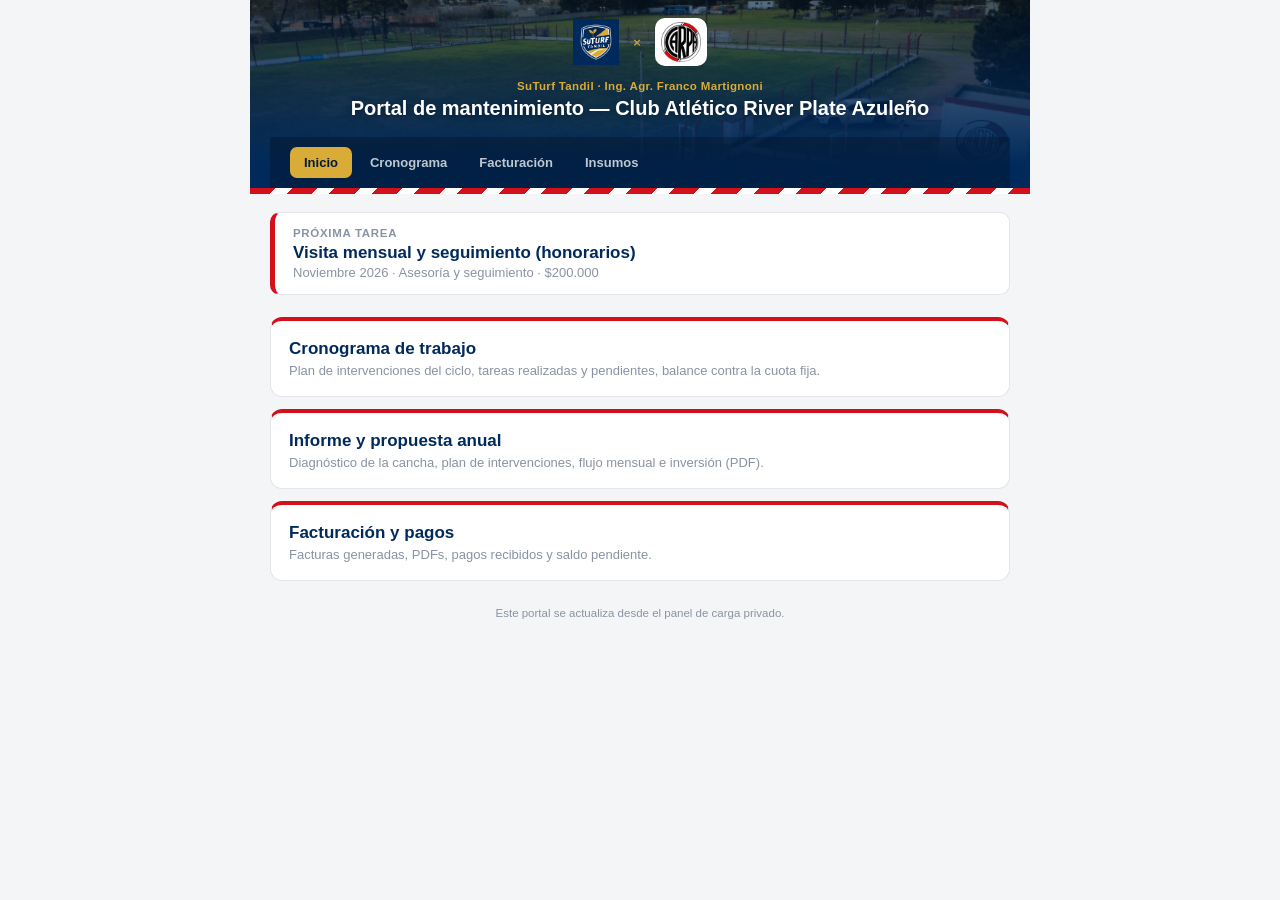
<file: index.html>
<!DOCTYPE html>
<html lang="es">
<head>
<meta charset="UTF-8">
<meta name="viewport" content="width=device-width, initial-scale=1.0">
<title>Portal SuTurf — Club Atlético River Plate Azuleño</title>
<link rel="stylesheet" href="css/style.css">
</head>
<body>
<div class="wrap">
  <header class="site hero-bg">
    <div class="brand-row">
      <img src="assets/logo-suturf.png" alt="SuTurf Tandil">
      <span class="x">×</span>
      <div class="logo-chip"><img src="assets/logo-carp.png" alt="Club Atlético River Plate Azuleño"></div>
    </div>
    <div class="header-titles">
      <div class="eyebrow">SuTurf Tandil · Ing. Agr. Franco Martignoni</div>
      <h1>Portal de mantenimiento — Club Atlético River Plate Azuleño</h1>
    </div>
    <nav class="site">
      <a href="index.html" class="active">Inicio</a>
      <a href="cronograma.html">Cronograma</a>
      <a href="facturas.html">Facturación</a>
      <a href="insumos.html">Insumos</a>
    </nav>
  </header>
  <div class="carp-stripe"></div>
  <div id="debt-banner"></div>
  <div id="next-banner"></div>
  <div class="home-cards">
    <a class="home-card" href="cronograma.html">
      <h2>Cronograma de trabajo</h2>
      <p>Plan de intervenciones del ciclo, tareas realizadas y pendientes, balance contra la cuota fija.</p>
    </a>
    <a class="home-card" href="docs/Informe_y_Propuesta_CARP_Azuleno.pdf" target="_blank" rel="noopener">
      <h2>Informe y propuesta anual</h2>
      <p>Diagnóstico de la cancha, plan de intervenciones, flujo mensual e inversión (PDF).</p>
    </a>
    <a class="home-card" href="facturas.html">
      <h2>Facturación y pagos</h2>
      <p>Facturas generadas, PDFs, pagos recibidos y saldo pendiente.</p>
    </a>
  </div>
  <div class="footer-note">Este portal se actualiza desde el panel de carga privado.</div>
</div>
<script src="js/app.js"></script>
<script>
(async function () {
  try {
    const plan = await cargarJSON("data/plan.json");
    const facturas = await cargarJSON("data/facturas.json");

    const totalFacturado = facturas.reduce((s, f) => s + Number(f.monto || 0), 0);
    const totalCobrado = facturas.reduce((s, f) => s + Number(f.montoPagado || 0), 0);
    const saldo = totalFacturado - totalCobrado;
    const pendientes = facturas.filter(f => f.estado !== "pagada").length;

    if (saldo > 0) {
      document.getElementById("debt-banner").innerHTML = `
        <div class="next-banner" style="border-left-color:var(--rojo-alerta); background:var(--rojo-alerta-bg);">
          <div class="label" style="color:var(--rojo-alerta);">⚠ Pagos pendientes</div>
          <div class="tarea" style="color:var(--rojo-alerta);">${fmt(saldo)} adeudado</div>
          <div class="meta">${pendientes} factura${pendientes === 1 ? "" : "s"} sin cobrar — ver detalle en Facturación</div>
        </div>`;
    }

    const proxima = (plan.tareas || []).find(t => t.estado !== "realizado");
    if (proxima) {
      document.getElementById("next-banner").innerHTML = `
        <div class="next-banner">
          <div class="label">Próxima tarea</div>
          <div class="tarea">${proxima.tarea}</div>
          <div class="meta">${proxima.mes} ${proxima.anio} · ${proxima.zona} · ${fmt(proxima.valor)}</div>
        </div>`;
    }
  } catch (e) {
    console.error(e);
  }
})();
</script>
</body>
</html>
</file>
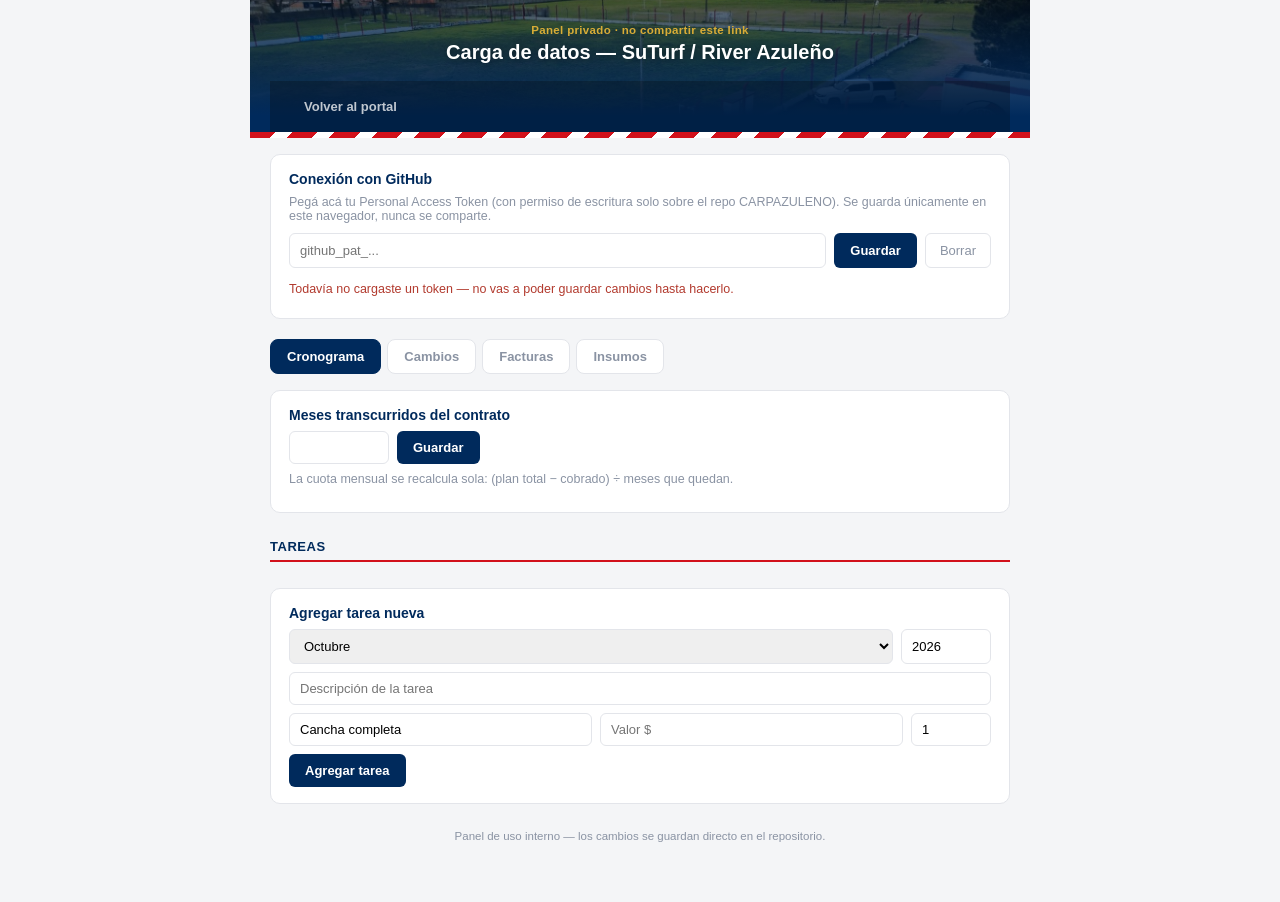
<file: admin.html>
<!DOCTYPE html>
<html lang="es">
<head>
<meta charset="UTF-8">
<meta name="viewport" content="width=device-width, initial-scale=1.0">
<title>Panel de carga — Portal SuTurf</title>
<link rel="stylesheet" href="css/style.css">
</head>
<body>
<div class="wrap">
  <header class="site hero-bg">
    <div class="header-titles" style="padding-top:6px;">
      <div class="eyebrow">Panel privado · no compartir este link</div>
      <h1>Carga de datos — SuTurf / River Azuleño</h1>
    </div>
    <nav class="site">
      <a href="index.html">Volver al portal</a>
    </nav>
  </header>
  <div class="carp-stripe"></div>

  <div class="admin-card" id="token-card">
    <h2>Conexión con GitHub</h2>
    <p class="admin-hint">Pegá acá tu Personal Access Token (con permiso de escritura solo sobre el repo CARPAZULENO). Se guarda únicamente en este navegador, nunca se comparte.</p>
    <div class="admin-row">
      <input type="password" id="token-input" placeholder="github_pat_..." autocomplete="off">
      <button class="btn-primary" id="save-token">Guardar</button>
      <button class="btn-ghost" id="clear-token">Borrar</button>
    </div>
    <div id="token-status" class="admin-status"></div>
  </div>

  <div class="admin-tabs">
    <button class="admin-tab active" data-tab="cronograma">Cronograma</button>
    <button class="admin-tab" data-tab="cambios">Cambios</button>
    <button class="admin-tab" data-tab="facturas">Facturas</button>
    <button class="admin-tab" data-tab="insumos">Insumos</button>
  </div>

  <div id="tab-cronograma" class="admin-panel">
    <div class="admin-card">
      <h2>Meses transcurridos del contrato</h2>
      <div class="admin-row">
        <input type="number" id="meses-input" min="1" max="12" style="max-width:100px">
        <button class="btn-primary" id="guardar-meses">Guardar</button>
      </div>
      <p class="admin-hint" style="margin-top:8px;">La cuota mensual se recalcula sola: (plan total − cobrado) ÷ meses que quedan.</p>
    </div>

    <div class="section-title">Tareas</div>
    <div id="tareas-list" class="admin-list"></div>

    <div class="admin-card">
      <h2>Agregar tarea nueva</h2>
      <div class="admin-row">
        <select id="t-mes">
          <option>Octubre</option><option>Noviembre</option><option>Diciembre</option><option>Enero</option><option>Febrero</option><option>Marzo</option><option>Marzo/Abril</option><option>Abril</option><option>Mayo</option><option>Junio</option><option>Julio</option><option>Agosto</option><option>Septiembre</option>
        </select>
        <input type="number" id="t-anio" placeholder="Año" value="2026" style="max-width:90px">
      </div>
      <input id="t-tarea" placeholder="Descripción de la tarea">
      <div class="admin-row">
        <input id="t-zona" placeholder="Zona" value="Cancha completa">
        <input type="number" id="t-valor" placeholder="Valor $">
        <input type="number" id="t-interv" placeholder="Interv." value="1" style="max-width:80px">
      </div>
      <button class="btn-primary" id="add-tarea">Agregar tarea</button>
    </div>
  </div>

  <div id="tab-cambios" class="admin-panel" style="display:none">
    <div class="section-title">Cambios registrados</div>
    <div id="cambios-list" class="admin-list"></div>

    <div class="admin-card">
      <h2>Agregar cambio nuevo</h2>
      <div class="admin-row">
        <input type="month" id="c-fecha">
        <select id="c-tipo">
          <option value="adelanto">Adelanto</option>
          <option value="agregado">Tarea agregada</option>
          <option value="modificacion">Modificación</option>
        </select>
      </div>
      <input id="c-titulo" placeholder="Título corto (ej: Arenada adelantada a septiembre)">
      <textarea id="c-detalle" placeholder="Explicación para el presidente: qué cambió y por qué" rows="3" style="width:100%;border:1px solid var(--line);border-radius:6px;padding:8px 10px;font-size:13px;font-family:inherit;margin-bottom:8px;"></textarea>
      <input type="number" id="c-impacto" placeholder="Impacto en $ (opcional)">
      <button class="btn-primary" id="add-cambio">Agregar cambio</button>
    </div>
  </div>

  <div id="tab-facturas" class="admin-panel" style="display:none">
    <div class="section-title">Facturas cargadas</div>
    <div id="facturas-list" class="admin-list"></div>

    <div class="admin-card">
      <h2>Agregar factura nueva</h2>
      <div class="admin-row">
        <input id="f-numero" placeholder="N° factura">
        <input type="date" id="f-fecha">
      </div>
      <input id="f-concepto" placeholder="Concepto (ej: Cuota septiembre 2026)">
      <div class="admin-row">
        <input type="number" id="f-monto" placeholder="Monto $">
      </div>
      <input id="f-pdf" placeholder="Link de Drive al PDF (opcional, se puede sumar después)">
      <button class="btn-primary" id="add-factura">Agregar factura</button>
    </div>
  </div>

  <div id="tab-insumos" class="admin-panel" style="display:none">
    <div class="section-title">Insumos cargados</div>
    <div id="insumos-list" class="admin-list"></div>

    <div class="admin-card">
      <h2>Agregar insumo nuevo</h2>
      <div class="admin-row">
        <input type="date" id="i-fecha">
        <input type="number" id="i-valor" placeholder="Valor $">
      </div>
      <input id="i-producto" placeholder="Producto (ej: Fertilizante NPK)">
      <div class="admin-row">
        <input id="i-cantidad" placeholder="Cantidad (ej: 2 bolsas 25kg)">
        <input id="i-tarea" placeholder="Tarea relacionada (opcional)">
      </div>
      <input id="i-notas" placeholder="Notas (opcional)">
      <button class="btn-primary" id="add-insumo">Agregar insumo</button>
    </div>
  </div>

  <div class="footer-note">Panel de uso interno — los cambios se guardan directo en el repositorio.</div>
</div>

<script src="js/app.js"></script>
<script>
const OWNER = "Francomarti";
const REPO = "CARPAZULENO";
const BRANCH = "main";

function getToken() { return localStorage.getItem("gye_admin_token") || ""; }

function b64EncodeUnicode(str) {
  return btoa(encodeURIComponent(str).replace(/%([0-9A-F]{2})/g, (m, p1) => String.fromCharCode("0x" + p1)));
}
function b64DecodeUnicode(str) {
  return decodeURIComponent(atob(str).split("").map(c => "%" + ("00" + c.charCodeAt(0).toString(16)).slice(-2)).join(""));
}

async function ghGetFile(path) {
  const res = await fetch(`https://api.github.com/repos/${OWNER}/${REPO}/contents/${path}?ref=${BRANCH}`, {
    headers: { Authorization: `token ${getToken()}` }
  });
  if (!res.ok) throw new Error(`No se pudo leer ${path} (HTTP ${res.status})`);
  const data = await res.json();
  return { sha: data.sha, json: JSON.parse(b64DecodeUnicode(data.content)) };
}

async function ghPutFile(path, obj, sha, message) {
  const content = b64EncodeUnicode(JSON.stringify(obj, null, 2));
  const res = await fetch(`https://api.github.com/repos/${OWNER}/${REPO}/contents/${path}`, {
    method: "PUT",
    headers: { Authorization: `token ${getToken()}`, "Content-Type": "application/json" },
    body: JSON.stringify({ message, content, sha, branch: BRANCH })
  });
  if (!res.ok) {
    const err = await res.json().catch(() => ({}));
    throw new Error(err.message || `Error al guardar ${path} (HTTP ${res.status})`);
  }
  return res.json();
}

// ---------- Token UI ----------
const tokenInput = document.getElementById("token-input");
const tokenStatus = document.getElementById("token-status");

function refreshTokenStatus() {
  if (getToken()) {
    tokenStatus.textContent = "Token guardado en este navegador ✓";
    tokenStatus.className = "admin-status ok";
    tokenInput.value = "••••••••••••";
    cargarTodo();
  } else {
    tokenStatus.textContent = "Todavía no cargaste un token — no vas a poder guardar cambios hasta hacerlo.";
    tokenStatus.className = "admin-status warn";
  }
}

document.getElementById("save-token").onclick = () => {
  const v = tokenInput.value.trim();
  if (v && !v.startsWith("•")) {
    localStorage.setItem("gye_admin_token", v);
    refreshTokenStatus();
  }
};
document.getElementById("clear-token").onclick = () => {
  localStorage.removeItem("gye_admin_token");
  tokenInput.value = "";
  refreshTokenStatus();
};

// ---------- Tabs ----------
document.querySelectorAll(".admin-tab").forEach(btn => {
  btn.onclick = () => {
    document.querySelectorAll(".admin-tab").forEach(b => b.classList.remove("active"));
    btn.classList.add("active");
    document.querySelectorAll(".admin-panel").forEach(p => p.style.display = "none");
    document.getElementById("tab-" + btn.dataset.tab).style.display = "block";
  };
});

// ---------- Cronograma ----------
let planCache = null;
const MES_ORDEN = { "Junio":1, "Julio":2, "Agosto":3, "Septiembre":4, "Octubre":5, "Noviembre":6, "Diciembre":7, "Enero":8, "Febrero":9, "Marzo":10, "Marzo/Abril":10.5, "Abril":11, "Mayo":12 };

async function cargarPlan() {
  const list = document.getElementById("tareas-list");
  list.innerHTML = "Cargando...";
  try {
    const { sha, json } = await ghGetFile("data/plan.json");
    planCache = { sha, json };
    document.getElementById("meses-input").value = json.meta.mesesTranscurridos;
    renderTareas();
    renderCambios();
  } catch (e) {
    list.innerHTML = `<div class="admin-error">${e.message}</div>`;
  }
}

function renderTareas() {
  const list = document.getElementById("tareas-list");
  const ordenadas = planCache.json.tareas.slice().sort((a, b) => {
    if (a.anio !== b.anio) return a.anio - b.anio;
    return (MES_ORDEN[a.mes] || 99) - (MES_ORDEN[b.mes] || 99);
  });
  list.innerHTML = ordenadas.map(t => `
    <div class="admin-item">
      <button class="check ${t.estado === "realizado" ? "done" : ""}" data-id="${t.id}">${t.estado === "realizado" ? "✓" : ""}</button>
      <div class="admin-item-body">
        <div class="admin-item-title">${t.tarea}</div>
        <div class="admin-item-meta">${t.mes} ${t.anio} · ${fmt(t.valor)}</div>
      </div>
      <button class="btn-ghost btn-del" data-del="${t.id}">Eliminar</button>
    </div>`).join("");

  list.querySelectorAll(".check").forEach(btn => {
    btn.onclick = async () => {
      const id = Number(btn.dataset.id);
      const t = planCache.json.tareas.find(x => x.id === id);
      t.estado = t.estado === "realizado" ? "planificado" : "realizado";
      await guardarPlan("Actualiza estado de tarea");
    };
  });
  list.querySelectorAll("[data-del]").forEach(btn => {
    btn.onclick = async () => {
      if (!confirm("¿Eliminar esta tarea del cronograma?")) return;
      const id = Number(btn.dataset.del);
      planCache.json.tareas = planCache.json.tareas.filter(x => x.id !== id);
      await guardarPlan("Elimina tarea");
    };
  });
}

function recalcularCuota() {
  const total = planCache.json.tareas.reduce((s, t) => s + Number(t.valor || 0), 0);
  const cobrado = (facturasCache && facturasCache.json)
    ? facturasCache.json.reduce((s, f) => s + Number(f.montoPagado || 0), 0)
    : 0;
  const mesesTranscurridos = planCache.json.meta.mesesTranscurridos || 0;
  const mesesRestantes = Math.max(1, 12 - mesesTranscurridos);
  const saldo = total - cobrado;
  planCache.json.meta.cuotaFija = Math.round(saldo / mesesRestantes);
}

async function guardarPlan(message) {
  try {
    recalcularCuota();
    const result = await ghPutFile("data/plan.json", planCache.json, planCache.sha, message);
    planCache.sha = result.content.sha;
    document.getElementById("meses-input").value = planCache.json.meta.mesesTranscurridos;
    renderTareas();
  } catch (e) {
    alert("Error al guardar: " + e.message);
  }
}

document.getElementById("guardar-meses").onclick = async () => {
  if (!planCache) return;
  planCache.json.meta.mesesTranscurridos = Number(document.getElementById("meses-input").value) || 1;
  await guardarPlan("Actualiza meses transcurridos");
};

document.getElementById("add-tarea").onclick = async () => {
  if (!planCache) return;
  const tarea = document.getElementById("t-tarea").value.trim();
  if (!tarea) { alert("Escribí una descripción de la tarea"); return; }
  const nextId = Math.max(0, ...planCache.json.tareas.map(t => t.id)) + 1;
  planCache.json.tareas.push({
    id: nextId,
    mes: document.getElementById("t-mes").value,
    anio: Number(document.getElementById("t-anio").value) || 2026,
    tarea,
    zona: document.getElementById("t-zona").value.trim() || "Cancha completa",
    valor: Number(document.getElementById("t-valor").value) || 0,
    intervenciones: Number(document.getElementById("t-interv").value) || 1,
    estado: "planificado",
    notas: ""
  });
  await guardarPlan("Agrega tarea nueva");
  document.getElementById("t-tarea").value = "";
  document.getElementById("t-valor").value = "";
};

// ---------- Cambios ----------
function renderCambios() {
  const list = document.getElementById("cambios-list");
  const cambios = planCache.json.cambios || [];
  if (cambios.length === 0) {
    list.innerHTML = `<div class="admin-hint">Todavía no hay cambios registrados.</div>`;
    return;
  }
  list.innerHTML = cambios.map(c => `
    <div class="admin-item">
      <div class="admin-item-body">
        <div class="admin-item-title">${c.titulo}</div>
        <div class="admin-item-meta">${c.fecha} · ${c.tipo}${c.impacto ? " · " + fmt(c.impacto) : ""}</div>
      </div>
      <button class="btn-ghost btn-del" data-delc="${c.id}">Eliminar</button>
    </div>`).join("");

  list.querySelectorAll("[data-delc]").forEach(btn => {
    btn.onclick = async () => {
      if (!confirm("¿Eliminar este cambio del registro?")) return;
      const id = Number(btn.dataset.delc);
      planCache.json.cambios = (planCache.json.cambios || []).filter(x => x.id !== id);
      await guardarPlan("Elimina cambio del registro");
      renderCambios();
    };
  });
}

document.getElementById("add-cambio").onclick = async () => {
  if (!planCache) return;
  const titulo = document.getElementById("c-titulo").value.trim();
  const detalle = document.getElementById("c-detalle").value.trim();
  if (!titulo || !detalle) { alert("Completá al menos el título y la explicación"); return; }
  if (!planCache.json.cambios) planCache.json.cambios = [];
  const nextId = Math.max(0, ...planCache.json.cambios.map(c => c.id)) + 1;
  planCache.json.cambios.push({
    id: nextId,
    fecha: document.getElementById("c-fecha").value || new Date().toISOString().slice(0, 7),
    titulo,
    detalle,
    impacto: Number(document.getElementById("c-impacto").value) || 0,
    tipo: document.getElementById("c-tipo").value
  });
  await guardarPlan("Agrega cambio al registro");
  renderCambios();
  document.getElementById("c-titulo").value = "";
  document.getElementById("c-detalle").value = "";
  document.getElementById("c-impacto").value = "";
};

// ---------- Facturas ----------
let facturasCache = null;

async function cargarFacturas() {
  const list = document.getElementById("facturas-list");
  list.innerHTML = "Cargando...";
  try {
    const { sha, json } = await ghGetFile("data/facturas.json");
    facturasCache = { sha, json };
    renderFacturas();
  } catch (e) {
    list.innerHTML = `<div class="admin-error">${e.message}</div>`;
  }
}

function renderFacturas() {
  const list = document.getElementById("facturas-list");
  list.innerHTML = facturasCache.json.map(f => `
    <div class="admin-card">
      <div class="admin-item-title">#${f.numero} · ${f.concepto} · ${fmt(f.monto)}</div>
      <div class="admin-row">
        <select data-field="estado" data-id="${f.id}">
          <option value="pendiente" ${f.estado === "pendiente" ? "selected" : ""}>Pendiente</option>
          <option value="parcial" ${f.estado === "parcial" ? "selected" : ""}>Pago parcial</option>
          <option value="pagada" ${f.estado === "pagada" ? "selected" : ""}>Pagada</option>
        </select>
        <input type="number" data-field="montoPagado" data-id="${f.id}" value="${f.montoPagado || 0}" placeholder="Monto pagado">
      </div>
      <div class="admin-row">
        <input type="date" data-field="fechaPago" data-id="${f.id}" value="${f.fechaPago || ""}">
        <input data-field="medioPago" data-id="${f.id}" value="${f.medioPago || ""}" placeholder="Medio de pago">
      </div>
      <input data-field="pdf" data-id="${f.id}" value="${f.pdf || ""}" placeholder="Link de Drive al PDF">
      <div class="admin-row">
        <button class="btn-primary" data-save="${f.id}">Guardar cambios</button>
        <button class="btn-ghost" data-del="${f.id}">Eliminar factura</button>
      </div>
    </div>`).join("");

  list.querySelectorAll("[data-save]").forEach(btn => {
    btn.onclick = async () => {
      const id = Number(btn.dataset.save);
      const f = facturasCache.json.find(x => x.id === id);
      list.querySelectorAll(`[data-id="${id}"]`).forEach(input => {
        const field = input.dataset.field;
        f[field] = field === "montoPagado" ? (Number(input.value) || 0) : (input.value || null);
      });
      await guardarFacturas("Actualiza factura #" + f.numero);
    };
  });
  list.querySelectorAll("[data-del]").forEach(btn => {
    btn.onclick = async () => {
      if (!confirm("¿Eliminar esta factura?")) return;
      const id = Number(btn.dataset.del);
      facturasCache.json = facturasCache.json.filter(x => x.id !== id);
      await guardarFacturas("Elimina factura");
    };
  });
}

async function guardarFacturas(message) {
  try {
    const result = await ghPutFile("data/facturas.json", facturasCache.json, facturasCache.sha, message);
    facturasCache.sha = result.content.sha;
    renderFacturas();
    if (planCache) await guardarPlan("Recalcula cuota tras actualizar facturas");
  } catch (e) {
    alert("Error al guardar: " + e.message);
  }
}

document.getElementById("add-factura").onclick = async () => {
  if (!facturasCache) return;
  const numero = document.getElementById("f-numero").value.trim();
  const concepto = document.getElementById("f-concepto").value.trim();
  if (!numero || !concepto) { alert("Completá al menos número y concepto"); return; }
  const nextId = Math.max(0, ...facturasCache.json.map(f => f.id)) + 1;
  facturasCache.json.push({
    id: nextId,
    numero,
    fecha: document.getElementById("f-fecha").value || new Date().toISOString().slice(0, 10),
    concepto,
    monto: Number(document.getElementById("f-monto").value) || 0,
    estado: "pendiente",
    montoPagado: 0,
    fechaPago: null,
    medioPago: null,
    pdf: document.getElementById("f-pdf").value.trim() || null
  });
  await guardarFacturas("Agrega factura nueva");
  ["f-numero", "f-concepto", "f-monto", "f-pdf"].forEach(id => document.getElementById(id).value = "");
};

function cargarTodo() {
  cargarPlan();
  cargarFacturas();
  cargarInsumos();
}

// ---------- Insumos ----------
let insumosCache = null;

async function cargarInsumos() {
  const list = document.getElementById("insumos-list");
  list.innerHTML = "Cargando...";
  try {
    const { sha, json } = await ghGetFile("data/insumos.json");
    insumosCache = { sha, json };
    renderInsumos();
  } catch (e) {
    list.innerHTML = `<div class="admin-error">${e.message}</div>`;
  }
}

function renderInsumos() {
  const list = document.getElementById("insumos-list");
  if (insumosCache.json.length === 0) {
    list.innerHTML = `<div class="admin-hint">Todavía no hay insumos cargados.</div>`;
    return;
  }
  list.innerHTML = insumosCache.json.map(i => `
    <div class="admin-item">
      <div class="admin-item-body">
        <div class="admin-item-title">${i.producto} — ${fmt(i.valor)}</div>
        <div class="admin-item-meta">${i.fecha}${i.tareaRelacionada ? " · " + i.tareaRelacionada : ""}</div>
      </div>
      <button class="btn-ghost btn-del" data-deli="${i.id}">Eliminar</button>
    </div>`).join("");

  list.querySelectorAll("[data-deli]").forEach(btn => {
    btn.onclick = async () => {
      if (!confirm("¿Eliminar este insumo?")) return;
      const id = Number(btn.dataset.deli);
      insumosCache.json = insumosCache.json.filter(x => x.id !== id);
      await guardarInsumos("Elimina insumo");
    };
  });
}

async function guardarInsumos(message) {
  try {
    const result = await ghPutFile("data/insumos.json", insumosCache.json, insumosCache.sha, message);
    insumosCache.sha = result.content.sha;
    renderInsumos();
  } catch (e) {
    alert("Error al guardar: " + e.message);
  }
}

document.getElementById("add-insumo").onclick = async () => {
  if (!insumosCache) return;
  const producto = document.getElementById("i-producto").value.trim();
  if (!producto) { alert("Escribí el nombre del producto"); return; }
  const nextId = Math.max(0, ...insumosCache.json.map(i => i.id)) + 1;
  insumosCache.json.push({
    id: nextId,
    fecha: document.getElementById("i-fecha").value || new Date().toISOString().slice(0, 10),
    producto,
    cantidad: document.getElementById("i-cantidad").value.trim(),
    valor: Number(document.getElementById("i-valor").value) || 0,
    tareaRelacionada: document.getElementById("i-tarea").value.trim(),
    notas: document.getElementById("i-notas").value.trim()
  });
  await guardarInsumos("Agrega insumo nuevo");
  ["i-producto", "i-cantidad", "i-valor", "i-tarea", "i-notas"].forEach(id => document.getElementById(id).value = "");
};

refreshTokenStatus();
</script>
</body>
</html>
</file>
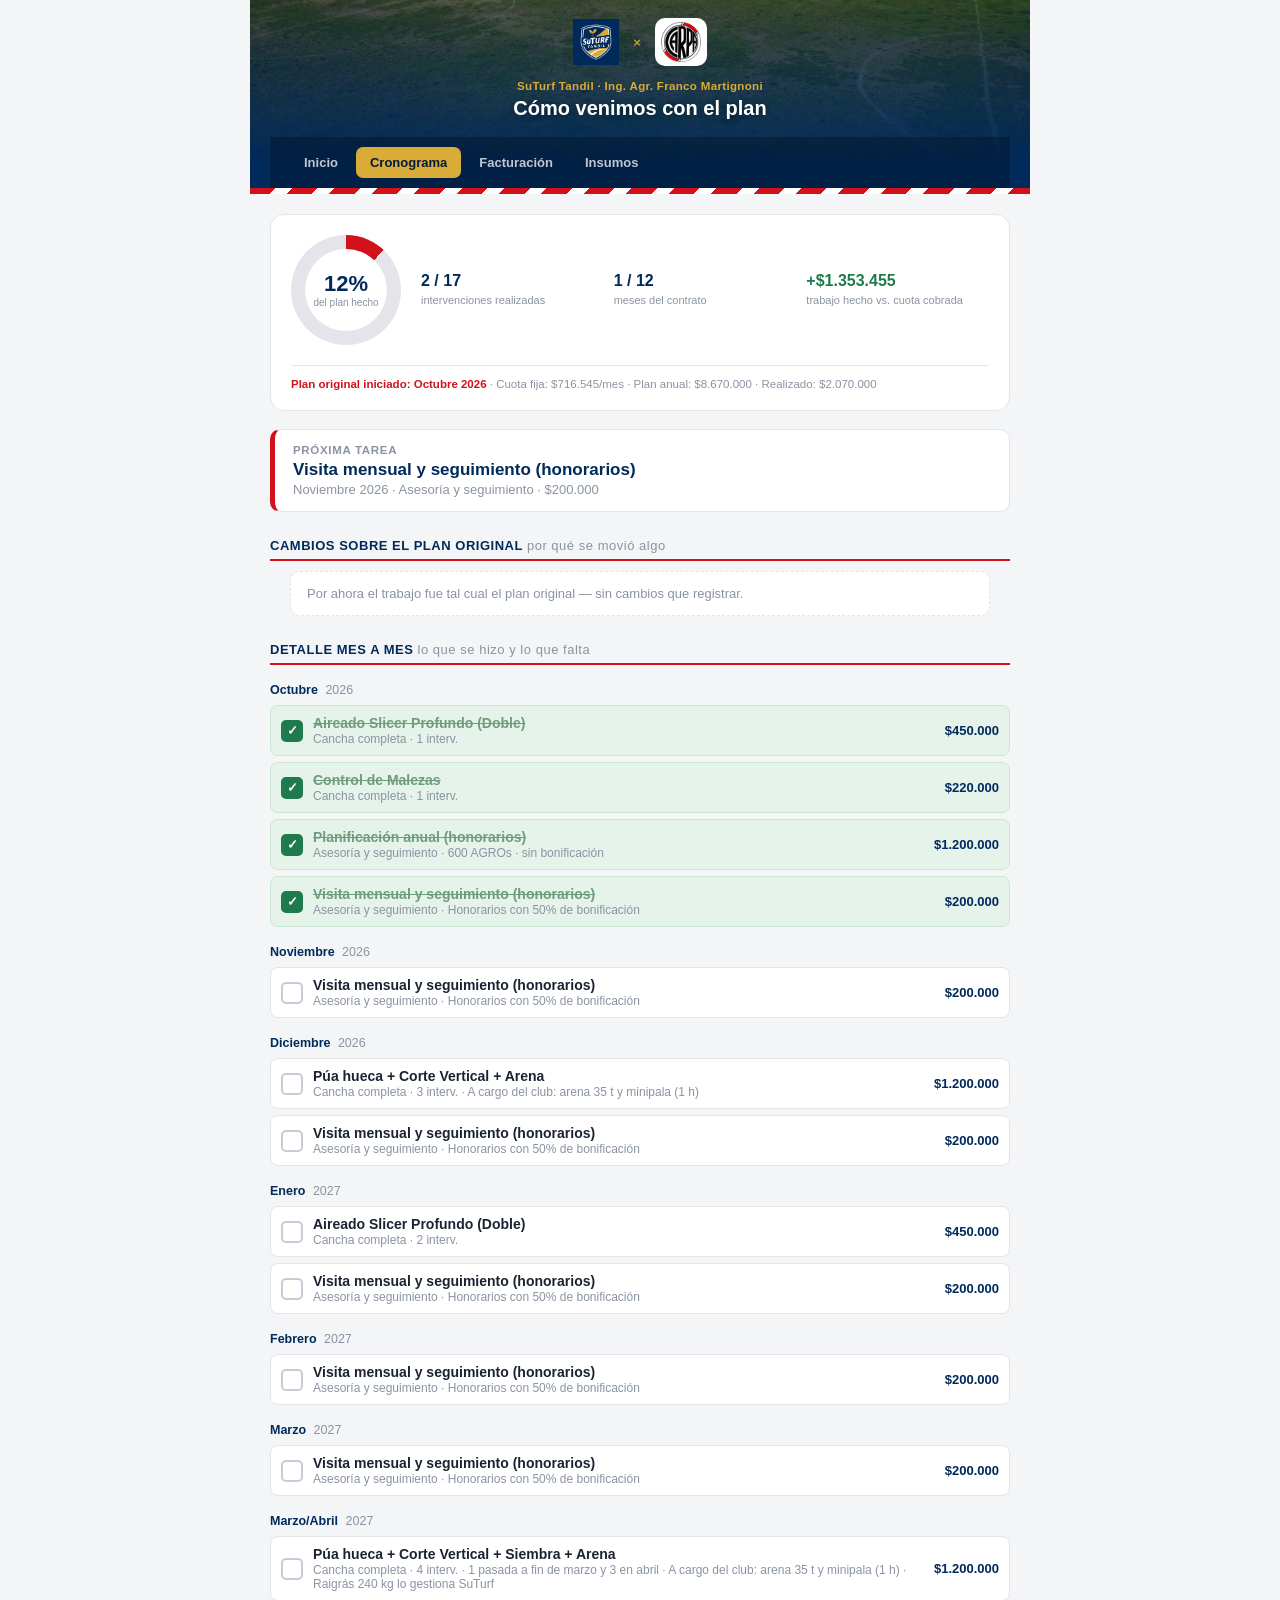
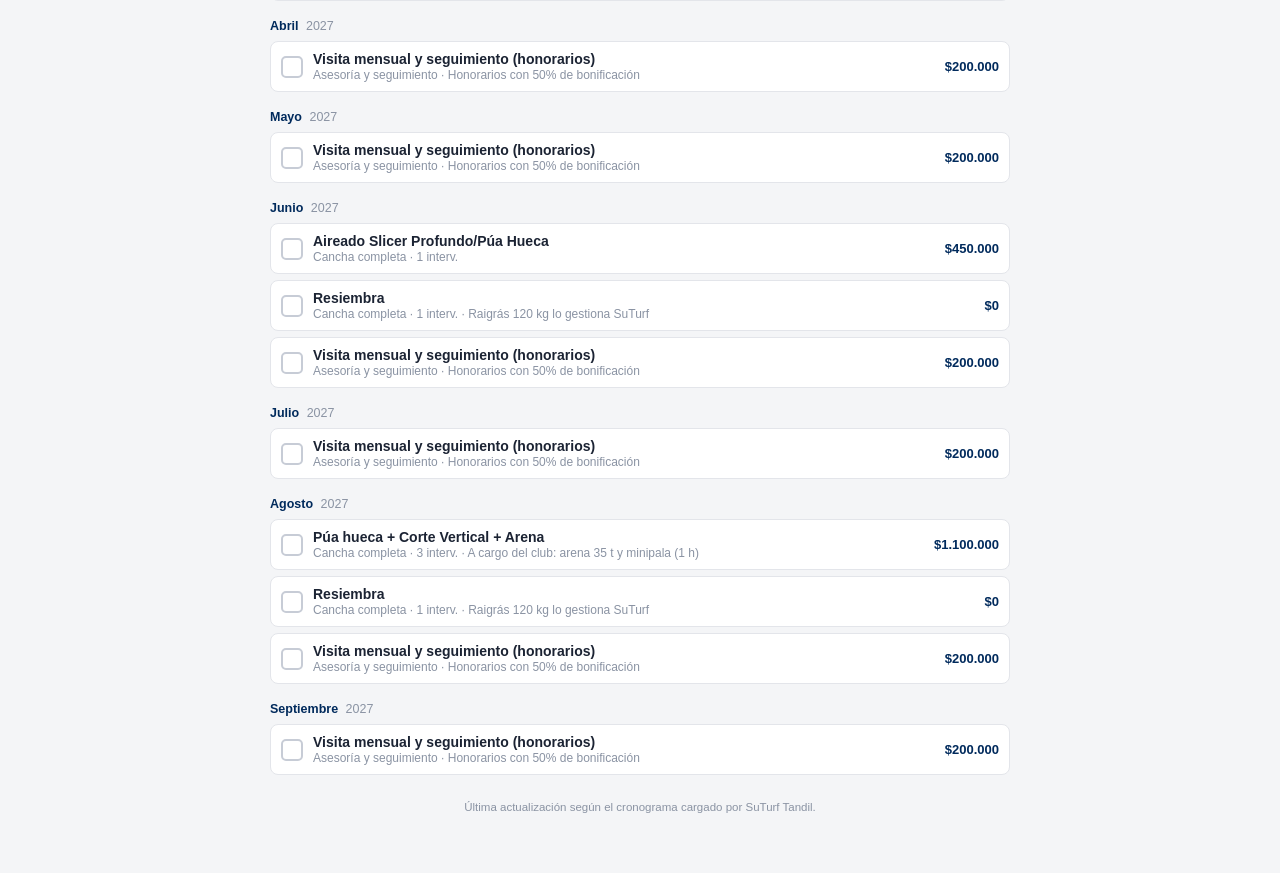
<file: cronograma.html>
<!DOCTYPE html>
<html lang="es">
<head>
<meta charset="UTF-8">
<meta name="viewport" content="width=device-width, initial-scale=1.0">
<title>Cronograma — Portal SuTurf</title>
<link rel="stylesheet" href="css/style.css">
</head>
<body>
<div class="wrap">
  <header class="site hero-bg alt">
    <div class="brand-row">
      <img src="assets/logo-suturf.png" alt="SuTurf Tandil">
      <span class="x">×</span>
      <div class="logo-chip"><img src="assets/logo-carp.png" alt="Club Atlético River Plate Azuleño"></div>
    </div>
    <div class="header-titles">
      <div class="eyebrow">SuTurf Tandil · Ing. Agr. Franco Martignoni</div>
      <h1>Cómo venimos con el plan</h1>
    </div>
    <nav class="site">
      <a href="index.html">Inicio</a>
      <a href="cronograma.html" class="active">Cronograma</a>
      <a href="facturas.html">Facturación</a>
      <a href="insumos.html">Insumos</a>
    </nav>
  </header>
  <div class="carp-stripe"></div>

  <div class="hero-progress" id="hero"></div>

  <div id="next-banner"></div>

  <div class="section-title">Cambios sobre el plan original <span>por qué se movió algo</span></div>
  <div id="cambios-list" class="timeline"></div>

  <div class="section-title">Detalle mes a mes <span>lo que se hizo y lo que falta</span></div>
  <div id="lista"></div>

  <div class="footer-note">Última actualización según el cronograma cargado por SuTurf Tandil.</div>
</div>

<script src="js/app.js"></script>
<script>
(async function () {
  const plan = await cargarJSON("data/plan.json");
  const meta = plan.meta || { cuotaFija: 0, mesesTranscurridos: 1 };
  const tareas = plan.tareas || [];
  const cambios = plan.cambios || [];

  // ---- Hero de progreso ----
  const totalInterv = tareas.reduce((s, t) => s + Number(t.intervenciones || 0), 0);
  const hechasInterv = tareas.filter(t => t.estado === "realizado").reduce((s, t) => s + Number(t.intervenciones || 0), 0);
  const pct = totalInterv ? Math.round((hechasInterv / totalInterv) * 100) : 0;

  const totalPlan = tareas.reduce((s, t) => s + Number(t.valor || 0), 0);
  const totalRealizado = tareas.filter(t => t.estado === "realizado").reduce((s, t) => s + Number(t.valor || 0), 0);
  const cuotaEsperada = (meta.cuotaFija || 0) * (meta.mesesTranscurridos || 0);
  const diferencia = totalRealizado - cuotaEsperada;

  document.getElementById("hero").innerHTML = `
    <div class="progress-ring" style="--pct:${pct}">
      <div class="progress-ring-inner">
        <span>${pct}%</span>
        <small>del plan hecho</small>
      </div>
    </div>
    <div class="hero-stats">
      <div class="hero-stat">
        <strong>${hechasInterv} / ${totalInterv}</strong>
        <span>intervenciones realizadas</span>
      </div>
      <div class="hero-stat">
        <strong>${meta.mesesTranscurridos || 0} / 12</strong>
        <span>meses del contrato</span>
      </div>
      <div class="hero-stat ${diferencia >= 0 ? "pos" : "neg"}">
        <strong>${diferencia >= 0 ? "+" : ""}${fmt(diferencia)}</strong>
        <span>trabajo hecho vs. cuota cobrada</span>
      </div>
    </div>
    <div class="hero-footline"><strong style="color:#D2111B;">Plan original iniciado: Octubre 2026</strong> · Cuota fija: ${fmt(meta.cuotaFija)}/mes · Plan anual: ${fmt(totalPlan)} · Realizado: ${fmt(totalRealizado)}</div>
  `;

  // ---- Próxima tarea ----
  const proxima = tareas.find(t => t.estado !== "realizado");
  if (proxima) {
    document.getElementById("next-banner").innerHTML = `
      <div class="next-banner">
        <div class="label">Próxima tarea</div>
        <div class="tarea">${proxima.tarea}</div>
        <div class="meta">${proxima.mes} ${proxima.anio} · ${proxima.zona} · ${fmt(proxima.valor)}</div>
      </div>`;
  }

  // ---- Cambios sobre el plan ----
  const cambiosList = document.getElementById("cambios-list");
  if (!cambios || cambios.length === 0) {
    cambiosList.innerHTML = `<div class="timeline-empty">Por ahora el trabajo fue tal cual el plan original — sin cambios que registrar.</div>`;
  } else {
    const tipoLabel = { adelanto: "Adelanto", agregado: "Tarea agregada", modificacion: "Modificación" };
    cambiosList.innerHTML = cambios.map(c => `
      <div class="timeline-item">
        <div class="timeline-dot"></div>
        <div class="timeline-body">
          <div class="timeline-top">
            <span class="timeline-tipo">${tipoLabel[c.tipo] || "Cambio"}</span>
            <span class="timeline-fecha">${c.fecha}</span>
          </div>
          <div class="timeline-titulo">${c.titulo}</div>
          <div class="timeline-detalle">${c.detalle}</div>
          ${c.impacto ? `<div class="timeline-impacto">Impacto: ${fmt(c.impacto)}</div>` : ""}
        </div>
      </div>`).join("");
  }

  // ---- Detalle mes a mes ----
  if (tareas.length === 0) {
    document.getElementById("lista").innerHTML = `<div class="timeline-empty" style="margin:0 20px;">Todavía no hay tareas cargadas. Se cargan desde el panel de administración.</div>`;
  } else {
    const grupos = [];
    tareas.forEach(t => {
      const key = t.mes + "-" + t.anio;
      let g = grupos.find(x => x.key === key);
      if (!g) { g = { key, mes: t.mes, anio: t.anio, items: [] }; grupos.push(g); }
      g.items.push(t);
    });

    document.getElementById("lista").innerHTML = grupos.map(g => `
      <div class="mini-section-title">${g.mes} <span>${g.anio}</span></div>
      <div class="list">
        ${g.items.map(t => `
          <div class="item ${t.estado === "realizado" ? "done" : ""}">
            <div class="check">${t.estado === "realizado" ? "✓" : ""}</div>
            <div class="item-body">
              <div class="tarea">${t.tarea}</div>
              <div class="meta">${t.zona}${t.intervenciones ? " · " + t.intervenciones + " interv." : ""}${t.notas ? " · " + t.notas : ""}</div>
            </div>
            <div class="valor">${fmt(t.valor)}</div>
          </div>`).join("")}
      </div>`).join("");
  }
})();
</script>
</body>
</html>
</file>
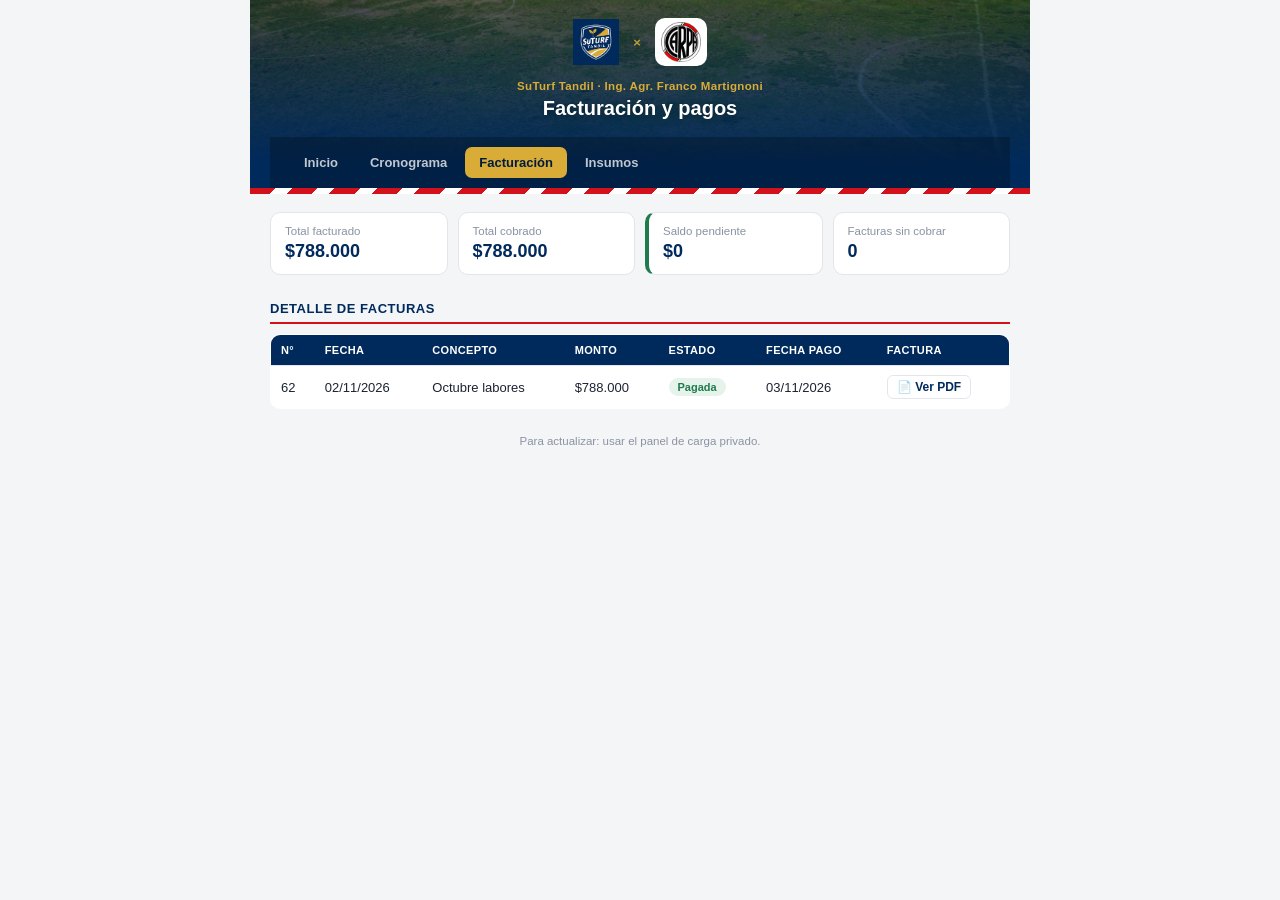
<file: facturas.html>
<!DOCTYPE html>
<html lang="es">
<head>
<meta charset="UTF-8">
<meta name="viewport" content="width=device-width, initial-scale=1.0">
<title>Facturación — Portal SuTurf</title>
<link rel="stylesheet" href="css/style.css">
</head>
<body>
<div class="wrap">
  <header class="site hero-bg alt">
    <div class="brand-row">
      <img src="assets/logo-suturf.png" alt="SuTurf Tandil">
      <span class="x">×</span>
      <div class="logo-chip"><img src="assets/logo-carp.png" alt="Club Atlético River Plate Azuleño"></div>
    </div>
    <div class="header-titles">
      <div class="eyebrow">SuTurf Tandil · Ing. Agr. Franco Martignoni</div>
      <h1>Facturación y pagos</h1>
    </div>
    <nav class="site">
      <a href="index.html">Inicio</a>
      <a href="cronograma.html">Cronograma</a>
      <a href="facturas.html" class="active">Facturación</a>
      <a href="insumos.html">Insumos</a>
    </nav>
  </header>
  <div class="carp-stripe"></div>
  <div id="debt-banner"></div>
  <div class="cards" id="cards"></div>
  <div class="section-title">Detalle de facturas</div>
  <table class="facturas">
    <thead>
      <tr>
        <th>N°</th>
        <th>Fecha</th>
        <th>Concepto</th>
        <th>Monto</th>
        <th>Estado</th>
        <th>Fecha pago</th>
        <th>Factura</th>
      </tr>
    </thead>
    <tbody id="tabla-facturas"></tbody>
  </table>
  <div class="footer-note">Para actualizar: usar el panel de carga privado.</div>
</div>
<script src="js/app.js"></script>
<script>
(async function () {
  const facturas = await cargarJSON("data/facturas.json");
  const totalFacturado = facturas.reduce((s, f) => s + Number(f.monto || 0), 0);
  const totalCobrado = facturas.reduce((s, f) => s + Number(f.montoPagado || 0), 0);
  const saldo = totalFacturado - totalCobrado;
  const pendientes = facturas.filter(f => f.estado !== "pagada").length;

  if (saldo > 0) {
    document.getElementById("debt-banner").innerHTML = `
      <div class="next-banner" style="border-left-color:var(--rojo-alerta); background:var(--rojo-alerta-bg);">
        <div class="label" style="color:var(--rojo-alerta);">⚠ Pagos pendientes</div>
        <div class="tarea" style="color:var(--rojo-alerta);">${fmt(saldo)} adeudado</div>
        <div class="meta">${pendientes} factura${pendientes === 1 ? "" : "s"} sin cobrar</div>
      </div>`;
  }

  document.getElementById("cards").innerHTML = `
    <div class="card"><div class="label">Total facturado</div><div class="value">${fmt(totalFacturado)}</div></div>
    <div class="card"><div class="label">Total cobrado</div><div class="value">${fmt(totalCobrado)}</div></div>
    <div class="card ${saldo > 0 ? "neg" : "pos"}"><div class="label">Saldo pendiente</div><div class="value">${fmt(saldo)}</div></div>
    <div class="card"><div class="label">Facturas sin cobrar</div><div class="value">${pendientes}</div></div>`;
  const estadoLabel = { pagada: "Pagada", pendiente: "Pendiente", parcial: "Pago parcial" };
  if (facturas.length === 0) {
    document.getElementById("tabla-facturas").innerHTML = `<tr><td colspan="7" style="text-align:center;color:var(--muted);padding:16px;">Todavía no hay facturas cargadas.</td></tr>`;
  } else {
    document.getElementById("tabla-facturas").innerHTML = facturas
      .slice()
      .sort((a, b) => new Date(b.fecha) - new Date(a.fecha))
      .map(f => `
        <tr>
          <td>${f.numero}</td>
          <td>${fmtFecha(f.fecha)}</td>
          <td>${f.concepto}</td>
          <td>${fmt(f.monto)}</td>
          <td><span class="estado-pill estado-${f.estado}">${estadoLabel[f.estado] || f.estado}</span></td>
          <td>${fmtFecha(f.fechaPago)}</td>
          <td>${f.pdf ? `<a class="pdf-link" href="${f.pdf}" target="_blank" rel="noopener">📄 Ver PDF</a>` : `<span class="pdf-none">—</span>`}</td>
        </tr>`).join("");
  }
})();
</script>
</body>
</html>
</file>
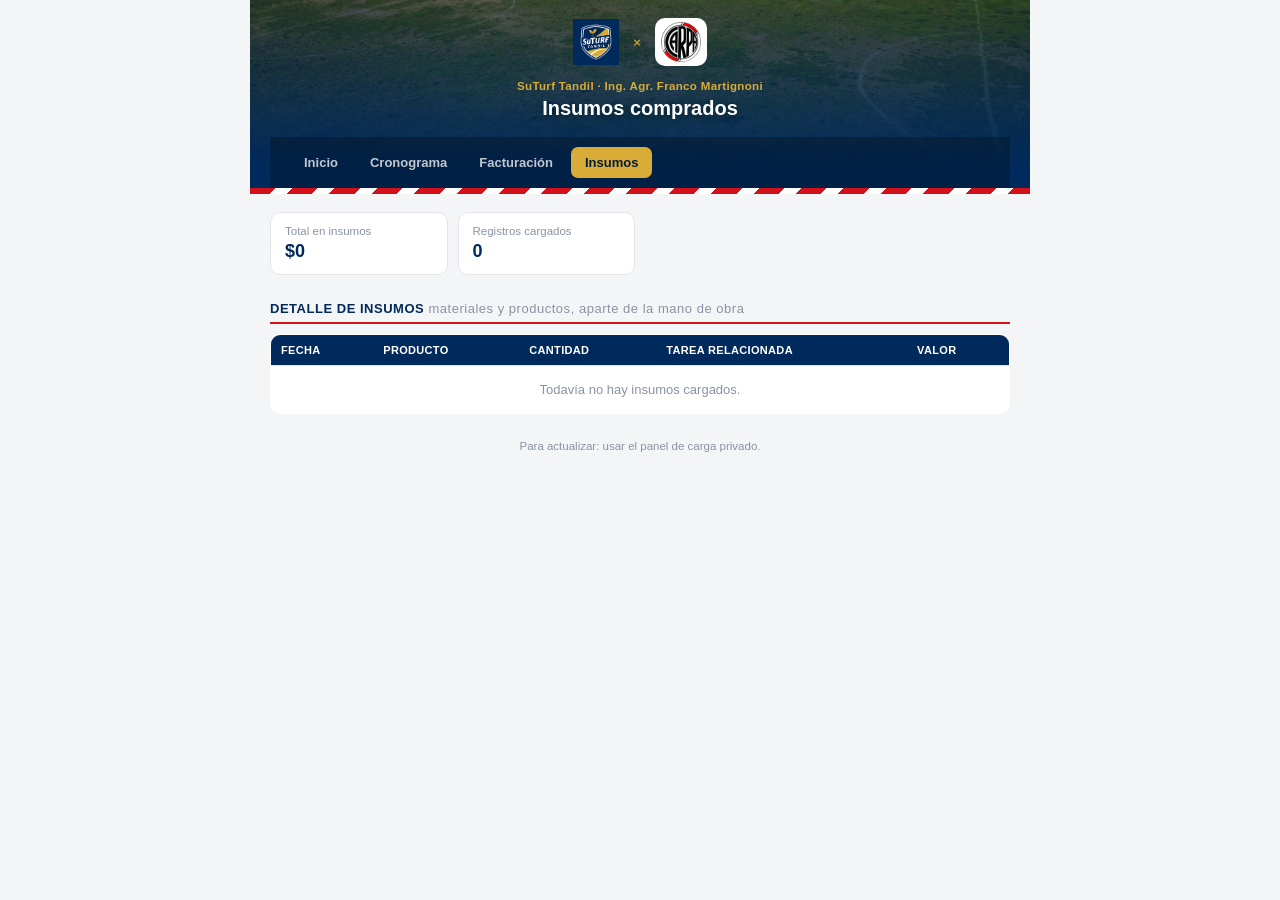
<file: insumos.html>
<!DOCTYPE html>
<html lang="es">
<head>
<meta charset="UTF-8">
<meta name="viewport" content="width=device-width, initial-scale=1.0">
<title>Insumos — Portal SuTurf</title>
<link rel="stylesheet" href="css/style.css">
</head>
<body>
<div class="wrap">
  <header class="site hero-bg alt">
    <div class="brand-row">
      <img src="assets/logo-suturf.png" alt="SuTurf Tandil">
      <span class="x">×</span>
      <div class="logo-chip"><img src="assets/logo-carp.png" alt="Club Atlético River Plate Azuleño"></div>
    </div>
    <div class="header-titles">
      <div class="eyebrow">SuTurf Tandil · Ing. Agr. Franco Martignoni</div>
      <h1>Insumos comprados</h1>
    </div>
    <nav class="site">
      <a href="index.html">Inicio</a>
      <a href="cronograma.html">Cronograma</a>
      <a href="facturas.html">Facturación</a>
      <a href="insumos.html" class="active">Insumos</a>
    </nav>
  </header>
  <div class="carp-stripe"></div>

  <div class="cards" id="cards"></div>

  <div class="section-title">Detalle de insumos <span>materiales y productos, aparte de la mano de obra</span></div>
  <table class="facturas">
    <thead>
      <tr>
        <th>Fecha</th>
        <th>Producto</th>
        <th>Cantidad</th>
        <th>Tarea relacionada</th>
        <th>Valor</th>
      </tr>
    </thead>
    <tbody id="tabla-insumos"></tbody>
  </table>

  <div class="footer-note">Para actualizar: usar el panel de carga privado.</div>
</div>

<script src="js/app.js"></script>
<script>
(async function () {
  const insumos = await cargarJSON("data/insumos.json");

  const totalInsumos = insumos.reduce((s, i) => s + Number(i.valor || 0), 0);

  document.getElementById("cards").innerHTML = `
    <div class="card"><div class="label">Total en insumos</div><div class="value">${fmt(totalInsumos)}</div></div>
    <div class="card"><div class="label">Registros cargados</div><div class="value">${insumos.length}</div></div>`;

  if (insumos.length === 0) {
    document.getElementById("tabla-insumos").innerHTML = `<tr><td colspan="5" style="text-align:center;color:var(--muted);padding:16px;">Todavía no hay insumos cargados.</td></tr>`;
  } else {
    document.getElementById("tabla-insumos").innerHTML = insumos
      .slice()
      .sort((a, b) => new Date(b.fecha) - new Date(a.fecha))
      .map(i => `
        <tr>
          <td>${fmtFecha(i.fecha)}</td>
          <td>${i.producto}${i.notas ? `<div style="font-size:11px;color:var(--muted);margin-top:2px;">${i.notas}</div>` : ""}</td>
          <td>${i.cantidad || "—"}</td>
          <td>${i.tareaRelacionada || "—"}</td>
          <td>${fmt(i.valor)}</td>
        </tr>`).join("");
  }
})();
</script>
</body>
</html>
</file>
<file: css/style.css>
:root {
  --navy: #002A5C;       /* SuTurf */
  --navy-deep: #001C3D;
  --gold: #D9AC37;       /* SuTurf */
  --indep-red: #D2111B;  /* River Azuleño */
  --indep-black: #FFFFFF;
  --paper: #F4F5F7;
  --ink: #1B2333;
  --line: #E3E5EA;
  --muted: #8A93A3;
  --verde-ok: #1F7A4D;
  --verde-ok-bg: #E5F3EB;
  --rojo-alerta: #B23A2E;
  --rojo-alerta-bg: #FAE6E3;
  --amber: #8A6416;
  --amber-bg: #FBF0D6;
}

* { box-sizing: border-box; }

body {
  margin: 0;
  font-family: -apple-system, BlinkMacSystemFont, "Segoe UI", sans-serif;
  background: var(--paper);
  color: var(--ink);
}

a { color: inherit; }

.wrap {
  max-width: 780px;
  margin: 0 auto;
  padding: 0 0 60px;
}

/* ---------- Header ---------- */

header.site {
  background: var(--navy);
  background-image: linear-gradient(160deg, var(--navy) 55%, var(--navy-deep) 100%);
  color: white;
  padding: 18px 20px 0;
}

header.site.hero-bg {
  background-image:
    linear-gradient(180deg, rgba(0,20,45,0.45) 0%, var(--navy) 88%),
    url('../assets/hero-carp.jpg');
  background-size: cover;
  background-position: center 35%;
}

header.site.hero-bg.alt {
  background-image:
    linear-gradient(180deg, rgba(0,20,45,0.45) 0%, var(--navy) 88%),
    url('../assets/hero-carp-2.jpg');
  background-position: center 55%;
}

.brand-row {
  display: flex;
  align-items: center;
  justify-content: center;
  gap: 14px;
  padding-bottom: 14px;
}

.brand-row img {
  height: 46px;
  width: auto;
  display: block;
}

.logo-chip {
  background: white;
  border-radius: 10px;
  padding: 4px 6px;
  display: flex;
  align-items: center;
  justify-content: center;
}

.logo-chip img {
  height: 40px;
}

.brand-row .x {
  font-size: 13px;
  color: var(--gold);
  font-weight: 700;
  opacity: 0.85;
}

.header-titles {
  text-align: center;
  padding-bottom: 16px;
}

.eyebrow {
  font-size: 11.5px;
  letter-spacing: 0.03em;
  color: var(--gold);
  margin-bottom: 4px;
  font-weight: 600;
}

header.site h1 {
  font-size: 20px;
  margin: 0;
  font-weight: 800;
  font-stretch: condensed;
  line-height: 1.25;
  text-shadow: 0 1px 6px rgba(0,0,0,0.35);
}

.carp-stripe {
  height: 6px;
  background: repeating-linear-gradient(
    135deg,
    var(--indep-red) 0px, var(--indep-red) 18px,
    var(--indep-black) 18px, var(--indep-black) 30px
  );
}

nav.site {
  display: flex;
  gap: 4px;
  padding: 10px 20px;
  background: rgba(0,0,0,0.25);
}

nav.site a {
  text-decoration: none;
  font-size: 13px;
  font-weight: 600;
  padding: 8px 14px;
  border-radius: 7px;
  color: rgba(255,255,255,0.75);
}

nav.site a.active {
  background: var(--gold);
  color: var(--navy-deep);
}

/* ---------- Next task banner ---------- */

.next-banner {
  margin: 18px 20px 0;
  background: white;
  border: 1px solid var(--line);
  border-left: 5px solid var(--indep-red);
  border-radius: 10px;
  padding: 14px 18px;
}

.next-banner .label {
  font-size: 11.5px;
  text-transform: uppercase;
  letter-spacing: 0.06em;
  color: var(--muted);
  font-weight: 700;
  margin-bottom: 4px;
}

.next-banner .tarea {
  font-size: 17px;
  font-weight: 700;
  color: var(--navy);
}

.next-banner .meta {
  font-size: 13px;
  color: var(--muted);
  margin-top: 2px;
}

/* ---------- Summary cards ---------- */

.cards {
  display: grid;
  grid-template-columns: repeat(2, 1fr);
  gap: 10px;
  margin: 18px 20px 0;
}

@media (min-width: 560px) {
  .cards { grid-template-columns: repeat(4, 1fr); }
}

.card {
  background: white;
  border: 1px solid var(--line);
  border-radius: 10px;
  padding: 12px 14px;
}

.card.pos { border-left: 4px solid var(--verde-ok); }
.card.neg { border-left: 4px solid var(--rojo-alerta); }

.card .label {
  font-size: 11.5px;
  color: var(--muted);
  margin-bottom: 4px;
}

.card .value {
  font-size: 18px;
  font-weight: 800;
  color: var(--navy);
}

.card .sub {
  font-size: 11px;
  color: var(--muted);
  margin-top: 4px;
}

/* ---------- Section list ---------- */

.section-title {
  margin: 26px 20px 10px;
  font-size: 13px;
  font-weight: 800;
  color: var(--navy);
  text-transform: uppercase;
  letter-spacing: 0.04em;
  border-bottom: 2px solid var(--indep-red);
  padding-bottom: 6px;
}

.section-title span {
  font-weight: 400;
  color: var(--muted);
  text-transform: none;
}

.list {
  margin: 0 20px;
  display: flex;
  flex-direction: column;
  gap: 6px;
}

.item {
  display: flex;
  align-items: center;
  gap: 10px;
  background: white;
  border: 1px solid var(--line);
  border-radius: 8px;
  padding: 9px 10px;
}

.item.done {
  background: var(--verde-ok-bg);
  border-color: #CBE6D3;
}

.item.done .tarea { text-decoration: line-through; color: #6E9C7C; }

.check {
  width: 22px;
  height: 22px;
  min-width: 22px;
  border-radius: 5px;
  border: 2px solid #C7CCD6;
  background: white;
  color: white;
  font-size: 13px;
  font-weight: 700;
  display: flex;
  align-items: center;
  justify-content: center;
}

.item.done .check {
  background: var(--verde-ok);
  border-color: var(--verde-ok);
}

.item-body { flex: 1; min-width: 0; }
.item .tarea { font-size: 14px; font-weight: 600; }
.item .meta { font-size: 12px; color: var(--muted); margin-top: 1px; }
.item .valor { font-size: 13px; font-weight: 700; white-space: nowrap; color: var(--navy); }

/* ---------- Facturas table ---------- */

table.facturas {
  width: calc(100% - 40px);
  margin: 0 20px;
  border-collapse: collapse;
  background: white;
  border: 1px solid var(--line);
  border-radius: 10px;
  overflow: hidden;
  font-size: 13px;
}

table.facturas th {
  text-align: left;
  background: var(--navy);
  color: white;
  padding: 9px 10px;
  font-size: 11px;
  text-transform: uppercase;
  letter-spacing: 0.03em;
}

table.facturas td {
  padding: 9px 10px;
  border-top: 1px solid var(--line);
}

.estado-pill {
  display: inline-block;
  font-size: 11px;
  font-weight: 700;
  padding: 3px 9px;
  border-radius: 20px;
}

.estado-pagada { background: var(--verde-ok-bg); color: var(--verde-ok); }
.estado-pendiente { background: var(--rojo-alerta-bg); color: var(--rojo-alerta); }
.estado-parcial { background: var(--amber-bg); color: var(--amber); }

.pdf-link {
  display: inline-flex;
  align-items: center;
  gap: 5px;
  font-size: 12px;
  font-weight: 700;
  color: var(--navy);
  text-decoration: none;
  padding: 4px 9px;
  border: 1px solid var(--line);
  border-radius: 6px;
  white-space: nowrap;
}

.pdf-link:hover { border-color: var(--indep-red); }

.pdf-none { color: var(--muted); font-size: 12px; }

/* ---------- Footer / misc ---------- */

.footer-note {
  text-align: center;
  font-size: 11.5px;
  color: var(--muted);
  margin: 26px 20px 0;
}

.footer-note code {
  background: #EDEFF3;
  padding: 1px 5px;
  border-radius: 4px;
}

.home-cards {
  display: flex;
  flex-direction: column;
  gap: 12px;
  margin: 22px 20px 0;
}

.home-card {
  display: block;
  text-decoration: none;
  background: white;
  border: 1px solid var(--line);
  border-top: 4px solid var(--indep-red);
  border-radius: 12px;
  padding: 18px;
}

.home-card h2 {
  margin: 0 0 4px;
  font-size: 17px;
  color: var(--navy);
}

.home-card p {
  margin: 0;
  font-size: 13px;
  color: var(--muted);
}

/* ---------- Admin panel ---------- */

.admin-card {
  background: white;
  border: 1px solid var(--line);
  border-radius: 10px;
  padding: 16px 18px;
  margin: 16px 20px 0;
}

.admin-card h2 {
  font-size: 14px;
  color: var(--navy);
  margin: 0 0 8px;
}

.admin-hint {
  font-size: 12.5px;
  color: var(--muted);
  margin: 0 0 10px;
}

.admin-row {
  display: flex;
  gap: 8px;
  margin-bottom: 8px;
}

.admin-card input, .admin-card select {
  border: 1px solid var(--line);
  border-radius: 6px;
  padding: 8px 10px;
  font-size: 13px;
  flex: 1;
  min-width: 0;
  width: 100%;
  margin-bottom: 8px;
}

.admin-row input, .admin-row select { margin-bottom: 0; }

.admin-status {
  font-size: 12.5px;
  padding: 6px 0;
}

.admin-status.ok { color: var(--verde-ok); }
.admin-status.warn { color: var(--rojo-alerta); }

.admin-error {
  color: var(--rojo-alerta);
  font-size: 13px;
  padding: 10px 0;
}

.btn-primary {
  background: var(--navy);
  color: white;
  border: none;
  border-radius: 6px;
  padding: 9px 16px;
  font-size: 13px;
  font-weight: 600;
  cursor: pointer;
  white-space: nowrap;
}

.btn-ghost {
  background: none;
  border: 1px solid var(--line);
  border-radius: 6px;
  padding: 9px 14px;
  font-size: 13px;
  color: var(--muted);
  cursor: pointer;
  white-space: nowrap;
}

.admin-tabs {
  display: flex;
  gap: 6px;
  margin: 20px 20px 0;
}

.admin-tab {
  background: white;
  border: 1px solid var(--line);
  border-radius: 8px;
  padding: 9px 16px;
  font-size: 13px;
  font-weight: 600;
  color: var(--muted);
  cursor: pointer;
}

.admin-tab.active {
  background: var(--navy);
  color: white;
  border-color: var(--navy);
}

.admin-list {
  margin: 10px 20px 0;
  display: flex;
  flex-direction: column;
  gap: 6px;
}

.admin-item {
  display: flex;
  align-items: center;
  gap: 10px;
  background: white;
  border: 1px solid var(--line);
  border-radius: 8px;
  padding: 9px 10px;
}

.admin-item .check {
  width: 26px;
  height: 26px;
  min-width: 26px;
  border-radius: 6px;
  border: 2px solid #C7CCD6;
  background: white;
  color: white;
  font-weight: 700;
  cursor: pointer;
}

.admin-item .check.done {
  background: var(--verde-ok);
  border-color: var(--verde-ok);
}

.admin-item-body { flex: 1; min-width: 0; }
.admin-item-title { font-size: 13.5px; font-weight: 600; }
.admin-item-meta { font-size: 12px; color: var(--muted); }
.btn-del { font-size: 12px; padding: 6px 10px; }

/* ---------- Hero de progreso ---------- */

.hero-progress {
  margin: 20px 20px 0;
  background: white;
  border: 1px solid var(--line);
  border-radius: 14px;
  padding: 20px;
  display: flex;
  flex-wrap: wrap;
  align-items: center;
  gap: 20px;
}

.progress-ring {
  width: 110px;
  height: 110px;
  min-width: 110px;
  border-radius: 50%;
  background: conic-gradient(var(--indep-red) calc(var(--pct) * 1%), var(--line) 0);
  display: flex;
  align-items: center;
  justify-content: center;
}

.progress-ring-inner {
  width: 82px;
  height: 82px;
  border-radius: 50%;
  background: white;
  display: flex;
  flex-direction: column;
  align-items: center;
  justify-content: center;
}

.progress-ring-inner span {
  font-size: 22px;
  font-weight: 800;
  color: var(--navy);
  line-height: 1.1;
}

.progress-ring-inner small {
  font-size: 10px;
  color: var(--muted);
  text-align: center;
}

.hero-stats {
  flex: 1;
  min-width: 200px;
  display: grid;
  grid-template-columns: repeat(3, 1fr);
  gap: 10px;
}

.hero-stat strong {
  display: block;
  font-size: 16px;
  font-weight: 800;
  color: var(--navy);
}

.hero-stat.pos strong { color: var(--verde-ok); }
.hero-stat.neg strong { color: var(--rojo-alerta); }

.hero-stat span {
  font-size: 11px;
  color: var(--muted);
}

.hero-footline {
  flex-basis: 100%;
  font-size: 11.5px;
  color: var(--muted);
  border-top: 1px solid var(--line);
  padding-top: 12px;
}

@media (max-width: 480px) {
  .hero-progress { flex-direction: column; text-align: center; }
  .hero-stats { grid-template-columns: 1fr; gap: 12px; }
}

/* ---------- Timeline de cambios ---------- */

.timeline {
  margin: 0 20px;
  display: flex;
  flex-direction: column;
  gap: 0;
}

.timeline-empty {
  margin: 0 20px;
  font-size: 13px;
  color: var(--muted);
  background: white;
  border: 1px dashed var(--line);
  border-radius: 10px;
  padding: 14px 16px;
}

.timeline-item {
  display: flex;
  gap: 12px;
  padding: 4px 0 18px;
  position: relative;
}

.timeline-item:not(:last-child)::before {
  content: "";
  position: absolute;
  left: 5px;
  top: 16px;
  bottom: 0;
  width: 2px;
  background: var(--line);
}

.timeline-dot {
  width: 12px;
  height: 12px;
  min-width: 12px;
  border-radius: 50%;
  background: var(--indep-red);
  margin-top: 4px;
}

.timeline-body {
  background: white;
  border: 1px solid var(--line);
  border-radius: 10px;
  padding: 12px 14px;
  flex: 1;
}

.timeline-top {
  display: flex;
  justify-content: space-between;
  align-items: center;
  margin-bottom: 4px;
}

.timeline-tipo {
  font-size: 10.5px;
  font-weight: 700;
  text-transform: uppercase;
  letter-spacing: 0.03em;
  color: var(--navy);
  background: #EAF0F8;
  padding: 2px 8px;
  border-radius: 20px;
}

.timeline-fecha {
  font-size: 11.5px;
  color: var(--muted);
}

.timeline-titulo {
  font-size: 14.5px;
  font-weight: 700;
  color: var(--ink);
  margin-bottom: 4px;
}

.timeline-detalle {
  font-size: 13px;
  color: var(--muted);
  line-height: 1.45;
}

.timeline-impacto {
  margin-top: 8px;
  font-size: 12.5px;
  font-weight: 700;
  color: var(--navy);
}

.mini-section-title {
  font-size: 12.5px;
  font-weight: 700;
  color: var(--navy);
  margin: 18px 20px 8px;
}

.mini-section-title span {
  font-weight: 400;
  color: var(--muted);
  margin-left: 4px;
}
</file>
